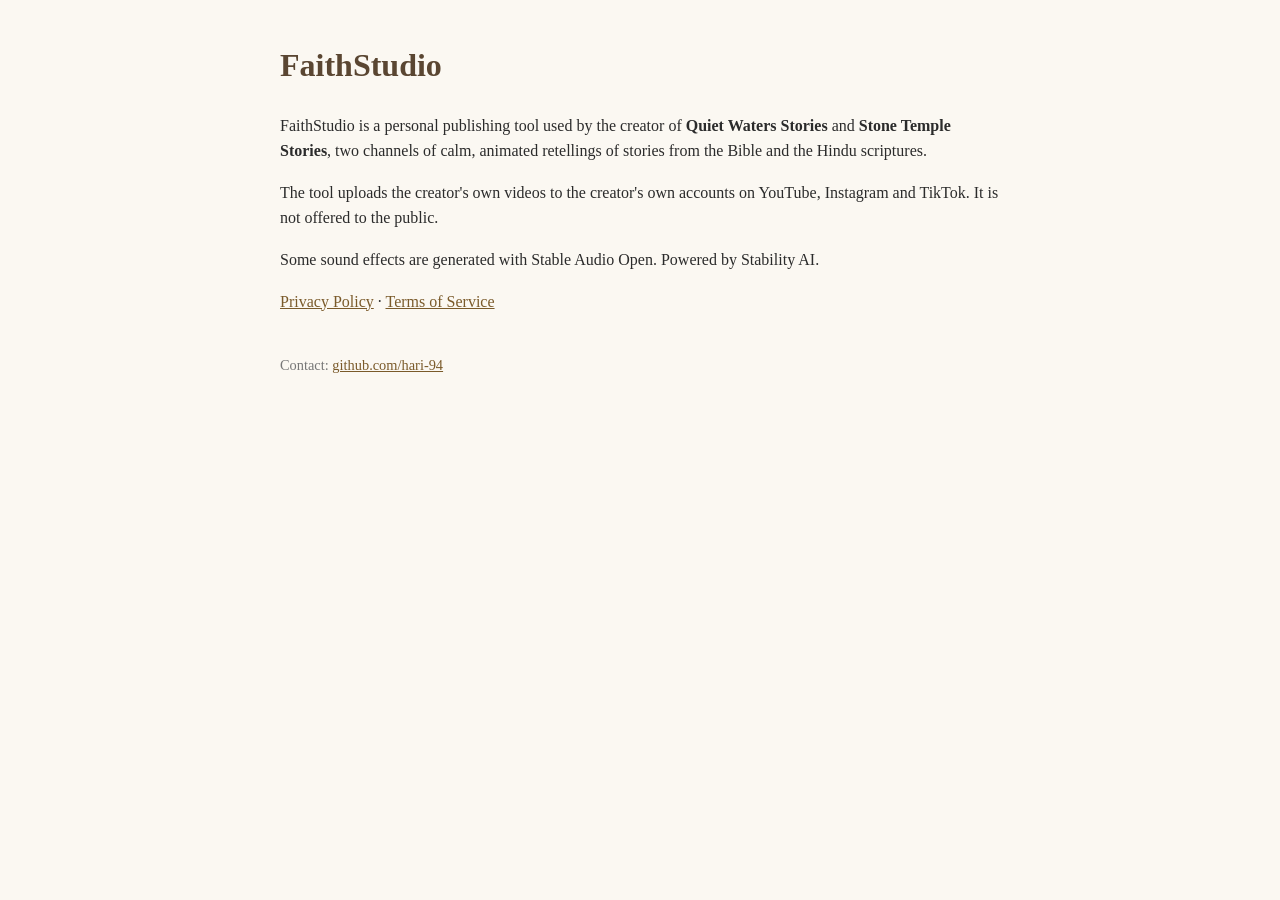
<file: index.html>
<!doctype html><html lang="en"><head><meta charset="utf-8"><meta name="viewport" content="width=device-width,initial-scale=1"><title>FaithStudio</title><link rel="stylesheet" href="style.css"></head><body>
<h1>FaithStudio</h1>
<p>FaithStudio is a personal publishing tool used by the creator of <b>Quiet Waters Stories</b> and <b>Stone Temple Stories</b>, two channels of calm, animated retellings of stories from the Bible and the Hindu scriptures.</p>
<p>The tool uploads the creator's own videos to the creator's own accounts on YouTube, Instagram and TikTok. It is not offered to the public.</p>
<p>Some sound effects are generated with Stable Audio Open. Powered by Stability AI.</p>
<p><a href="privacy.html">Privacy Policy</a> · <a href="terms.html">Terms of Service</a></p>
<footer>Contact: <a href="https://github.com/hari-94">github.com/hari-94</a></footer></body></html>
</file>
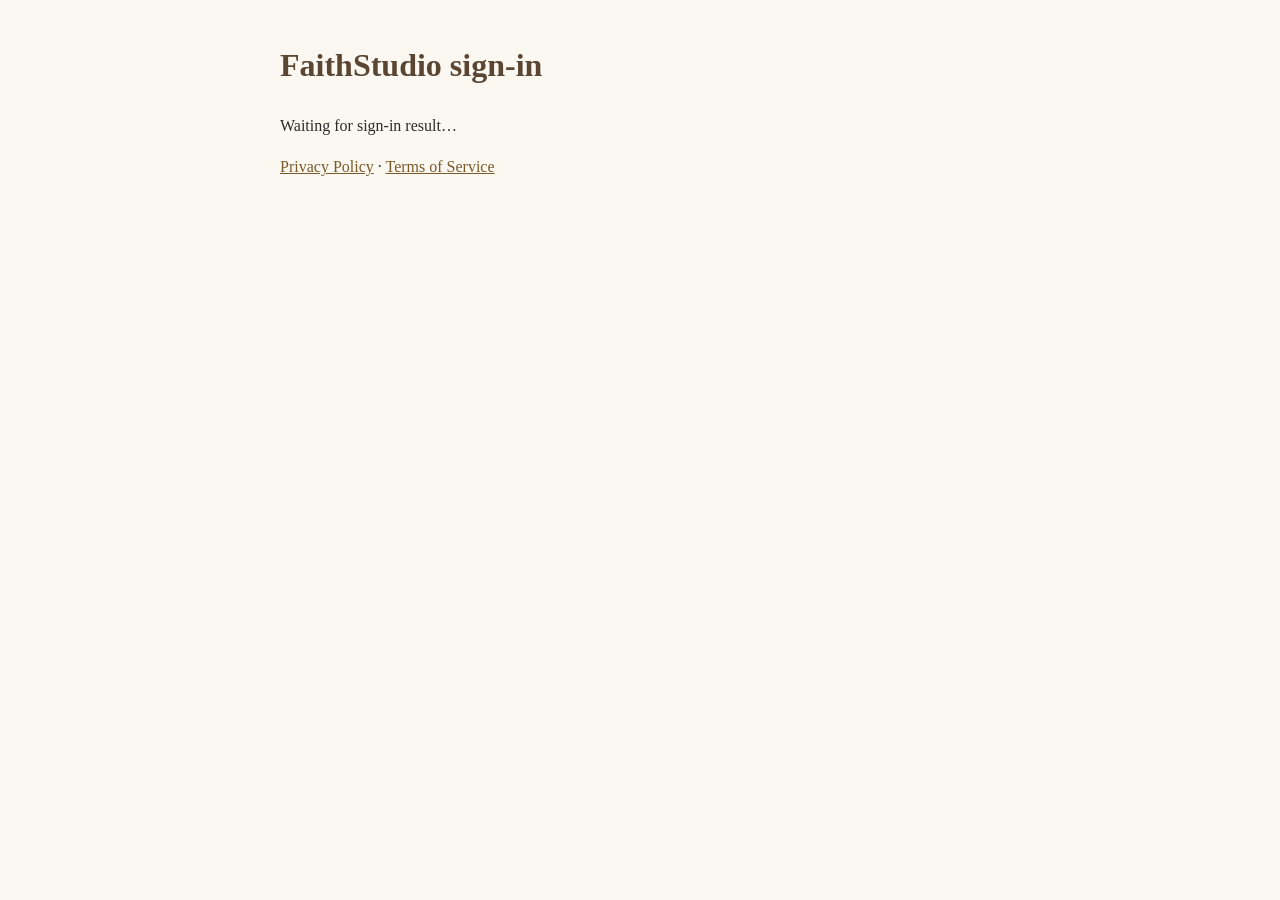
<file: callback.html>
<!doctype html><html lang="en"><head><meta charset="utf-8"><meta name="viewport" content="width=device-width,initial-scale=1"><title>FaithStudio sign-in</title><link rel="stylesheet" href="style.css"></head><body>
<h1>FaithStudio sign-in</h1>
<div id="out"><p>Waiting for sign-in result…</p></div>
<script>
const q = new URLSearchParams(location.search), out = document.getElementById('out');
if (q.get('code')) {
  out.innerHTML = '<p>✅ Connected. Copy this one-time code and paste it back to Claude:</p>' +
    '<p><input id="c" readonly style="width:100%;font-size:14px;padding:8px"></p><p><button id="b">Copy code</button> <span id="m"></span></p>';
  const c = document.getElementById('c'); c.value = q.get('code') + (q.get('state') ? ' ' + q.get('state') : '');
  document.getElementById('b').onclick = () => { c.select(); navigator.clipboard.writeText(c.value); document.getElementById('m').textContent = 'Copied!'; };
} else if (q.get('error')) {
  out.textContent = 'Sign-in was not completed: ' + (q.get('error_description') || q.get('error'));
}
</script>
<p><a href="privacy.html">Privacy Policy</a> · <a href="terms.html">Terms of Service</a></p></body></html>
</file>
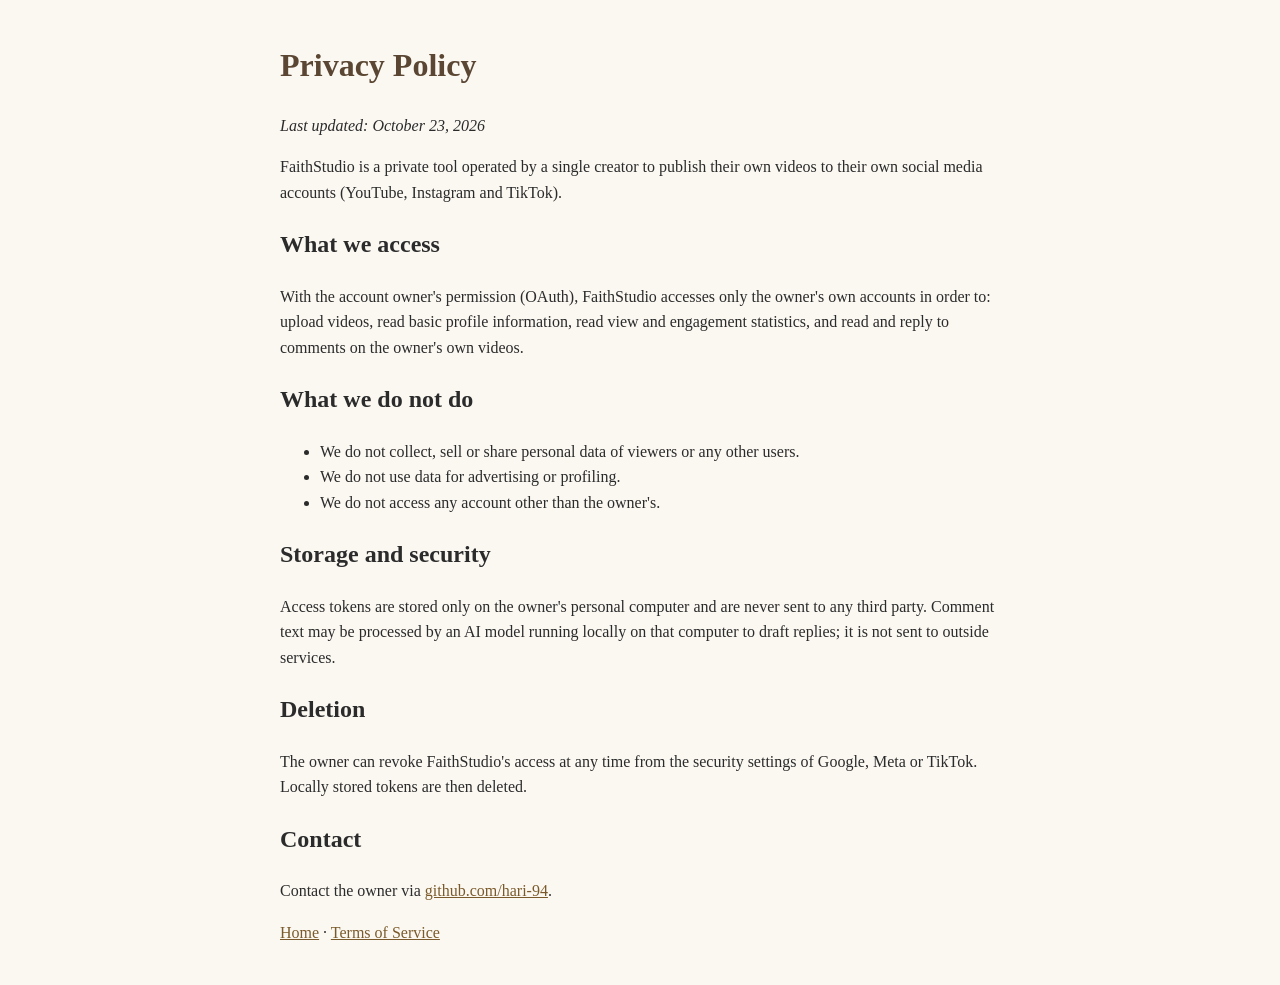
<file: privacy.html>
<!doctype html><html lang="en"><head><meta charset="utf-8"><meta name="viewport" content="width=device-width,initial-scale=1"><title>FaithStudio Privacy Policy</title><link rel="stylesheet" href="style.css"></head><body>
<h1>Privacy Policy</h1><p><i>Last updated: October 23, 2026</i></p>
<p>FaithStudio is a private tool operated by a single creator to publish their own videos to their own social media accounts (YouTube, Instagram and TikTok).</p>
<h2>What we access</h2>
<p>With the account owner's permission (OAuth), FaithStudio accesses only the owner's own accounts in order to: upload videos, read basic profile information, read view and engagement statistics, and read and reply to comments on the owner's own videos.</p>
<h2>What we do not do</h2>
<ul><li>We do not collect, sell or share personal data of viewers or any other users.</li>
<li>We do not use data for advertising or profiling.</li>
<li>We do not access any account other than the owner's.</li></ul>
<h2>Storage and security</h2>
<p>Access tokens are stored only on the owner's personal computer and are never sent to any third party. Comment text may be processed by an AI model running locally on that computer to draft replies; it is not sent to outside services.</p>
<h2>Deletion</h2>
<p>The owner can revoke FaithStudio's access at any time from the security settings of Google, Meta or TikTok. Locally stored tokens are then deleted.</p>
<h2>Contact</h2><p>Contact the owner via <a href="https://github.com/hari-94">github.com/hari-94</a>.</p>
<p><a href="index.html">Home</a> · <a href="terms.html">Terms of Service</a></p></body></html>
</file>
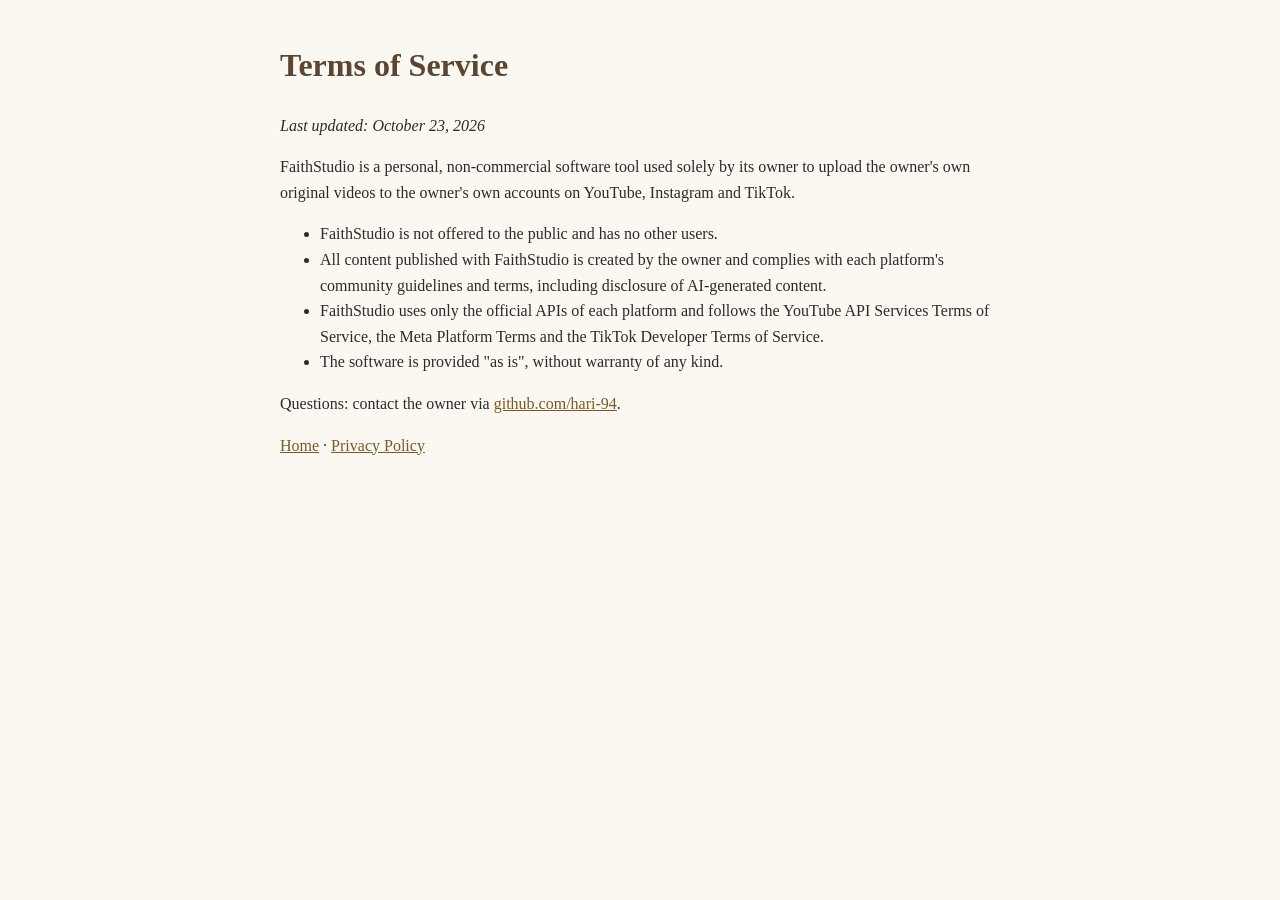
<file: terms.html>
<!doctype html><html lang="en"><head><meta charset="utf-8"><meta name="viewport" content="width=device-width,initial-scale=1"><title>FaithStudio Terms of Service</title><link rel="stylesheet" href="style.css"></head><body>
<h1>Terms of Service</h1><p><i>Last updated: October 23, 2026</i></p>
<p>FaithStudio is a personal, non-commercial software tool used solely by its owner to upload the owner's own original videos to the owner's own accounts on YouTube, Instagram and TikTok.</p>
<ul><li>FaithStudio is not offered to the public and has no other users.</li>
<li>All content published with FaithStudio is created by the owner and complies with each platform's community guidelines and terms, including disclosure of AI-generated content.</li>
<li>FaithStudio uses only the official APIs of each platform and follows the YouTube API Services Terms of Service, the Meta Platform Terms and the TikTok Developer Terms of Service.</li>
<li>The software is provided "as is", without warranty of any kind.</li></ul>
<p>Questions: contact the owner via <a href="https://github.com/hari-94">github.com/hari-94</a>.</p>
<p><a href="index.html">Home</a> · <a href="privacy.html">Privacy Policy</a></p></body></html>
</file>
<file: style.css>
body{font-family:Georgia,serif;max-width:720px;margin:40px auto;padding:0 16px;line-height:1.6;color:#2b2b2b;background:#fbf8f2}
h1{color:#5a4632}a{color:#7a5a2a}footer{margin-top:40px;font-size:.9em;color:#777}
</file>
